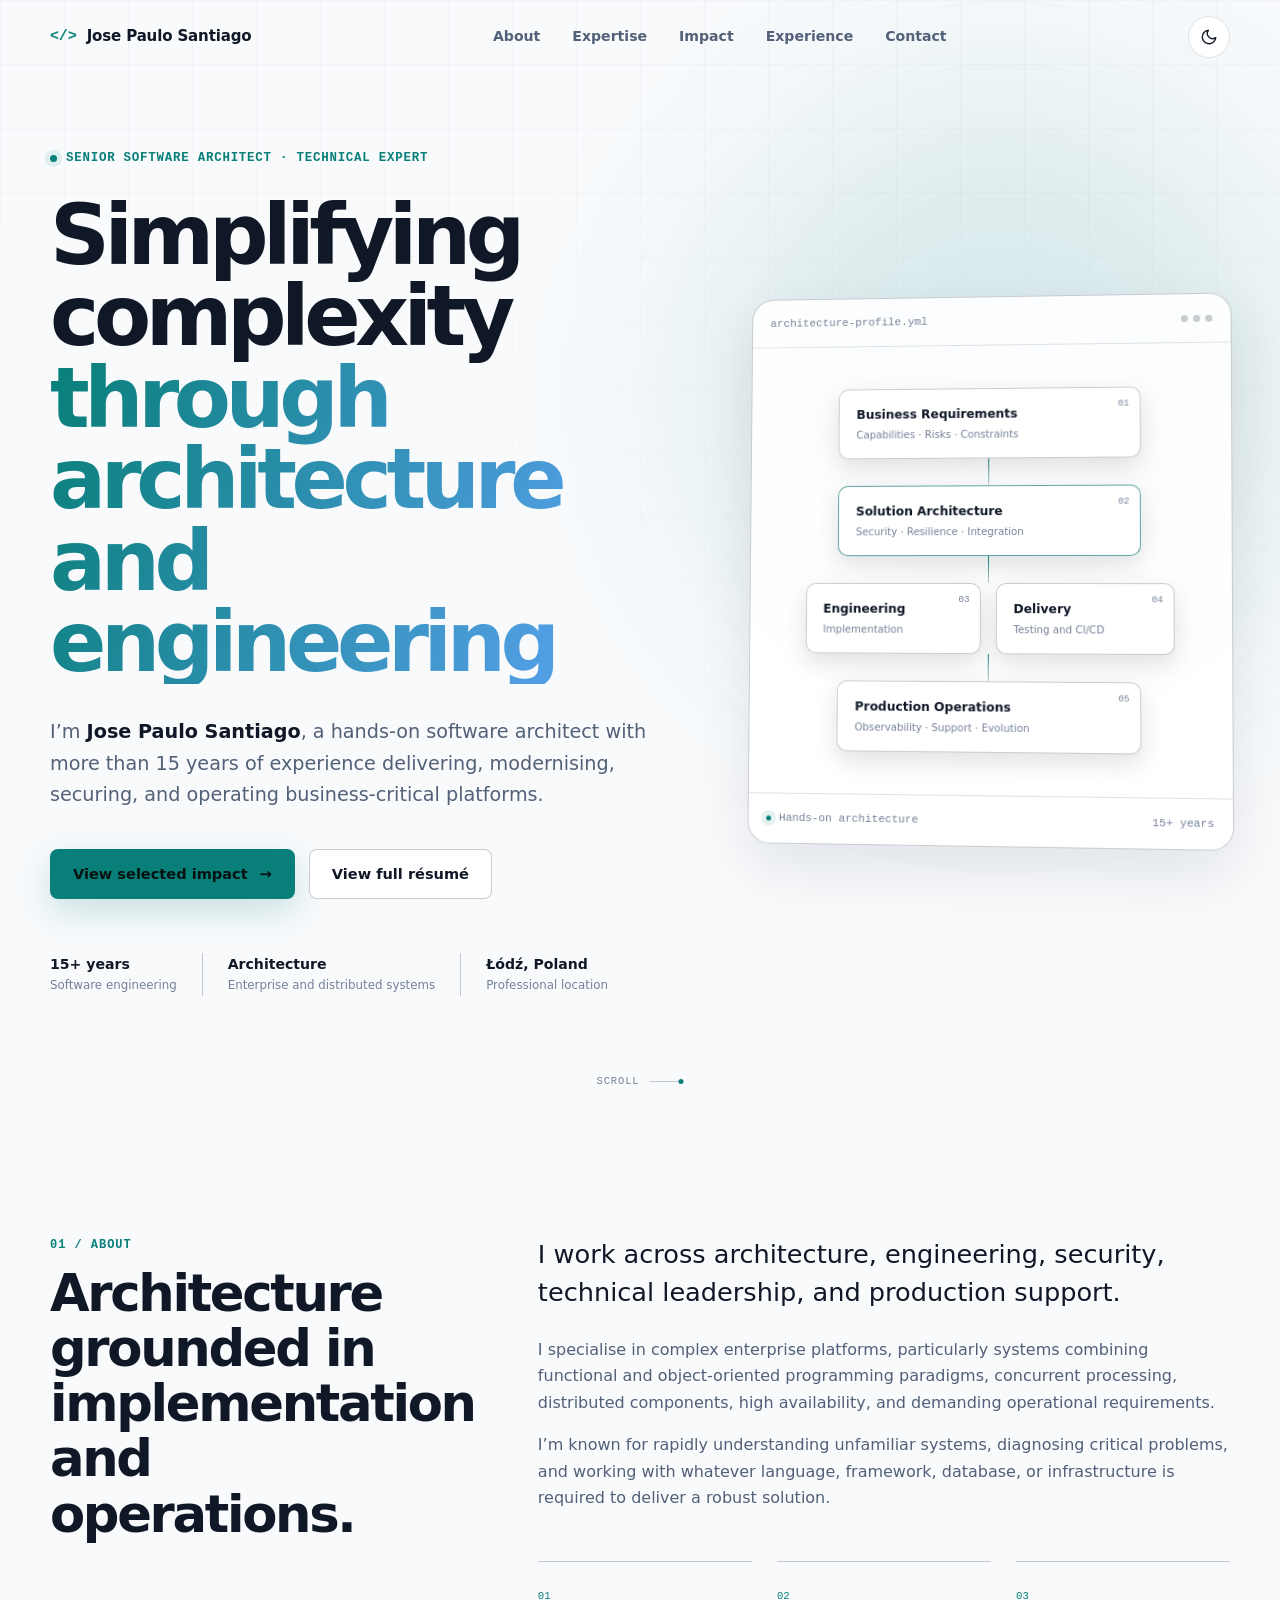
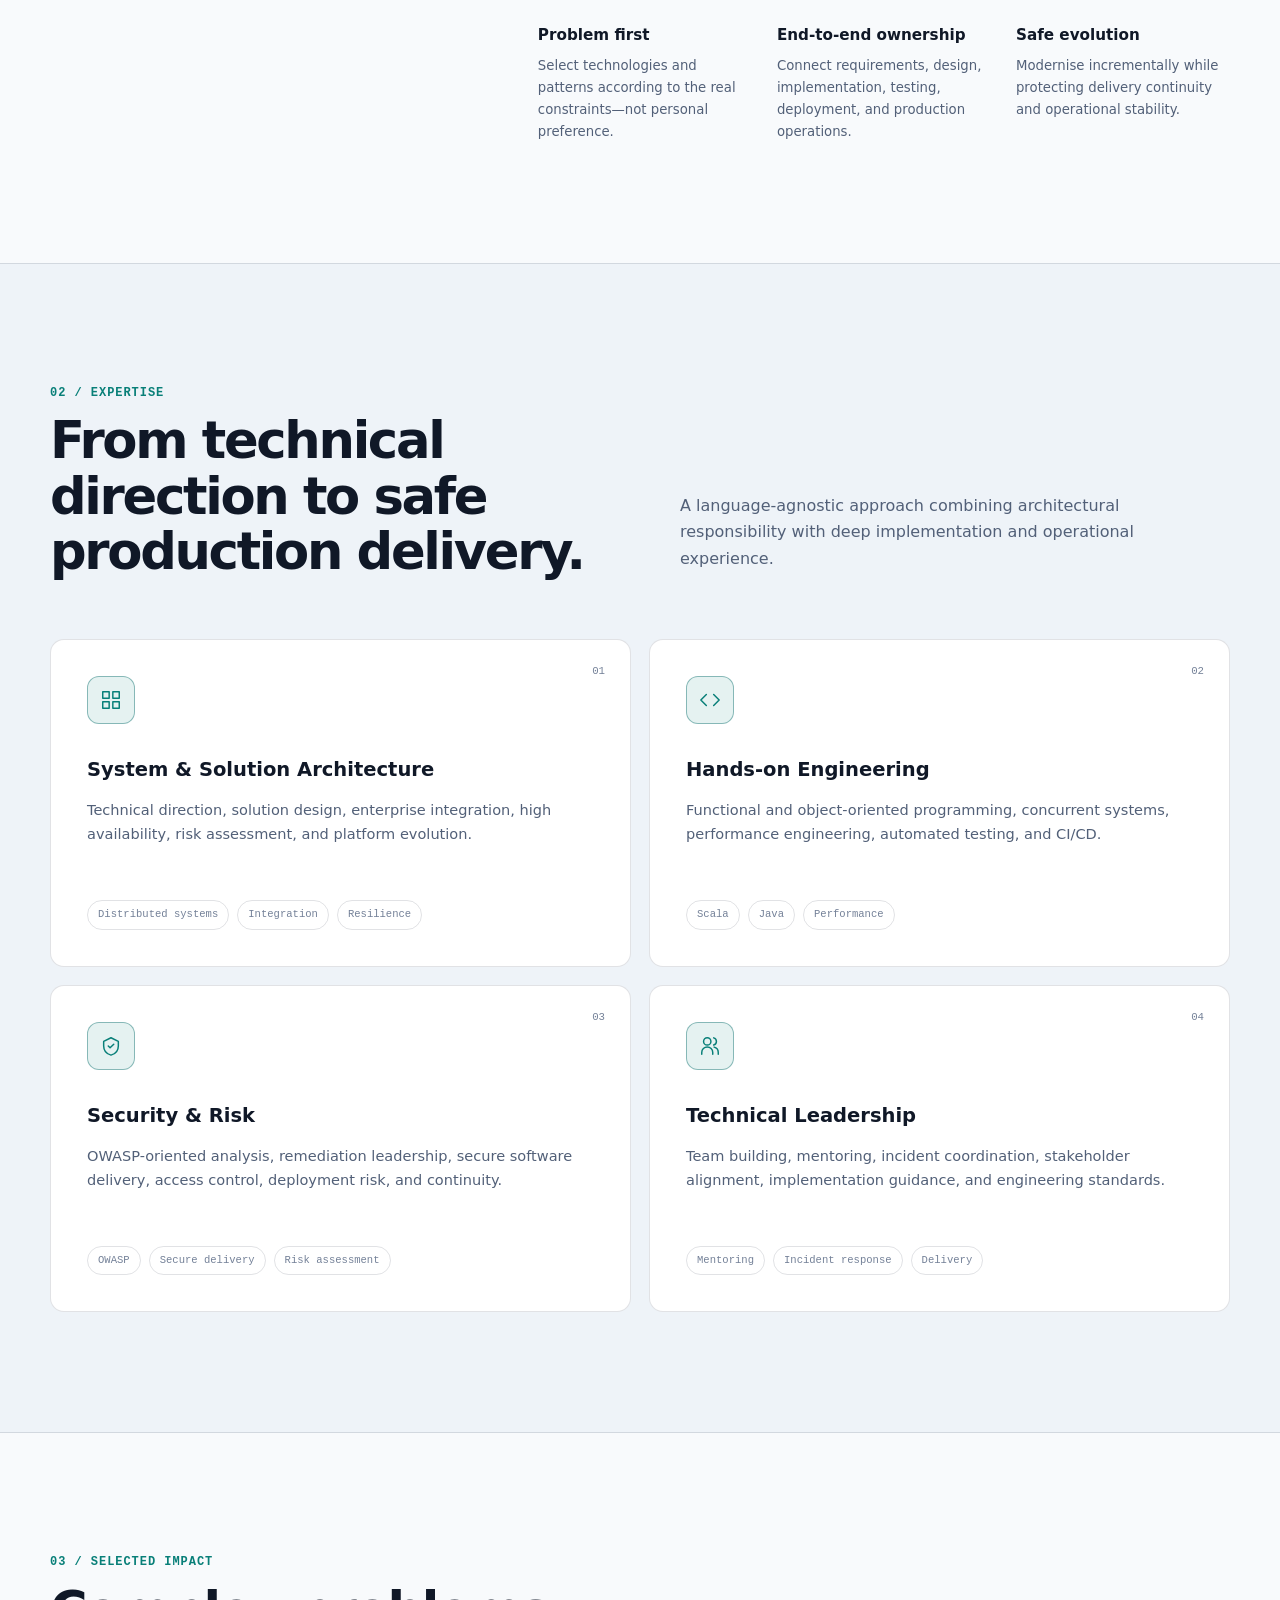
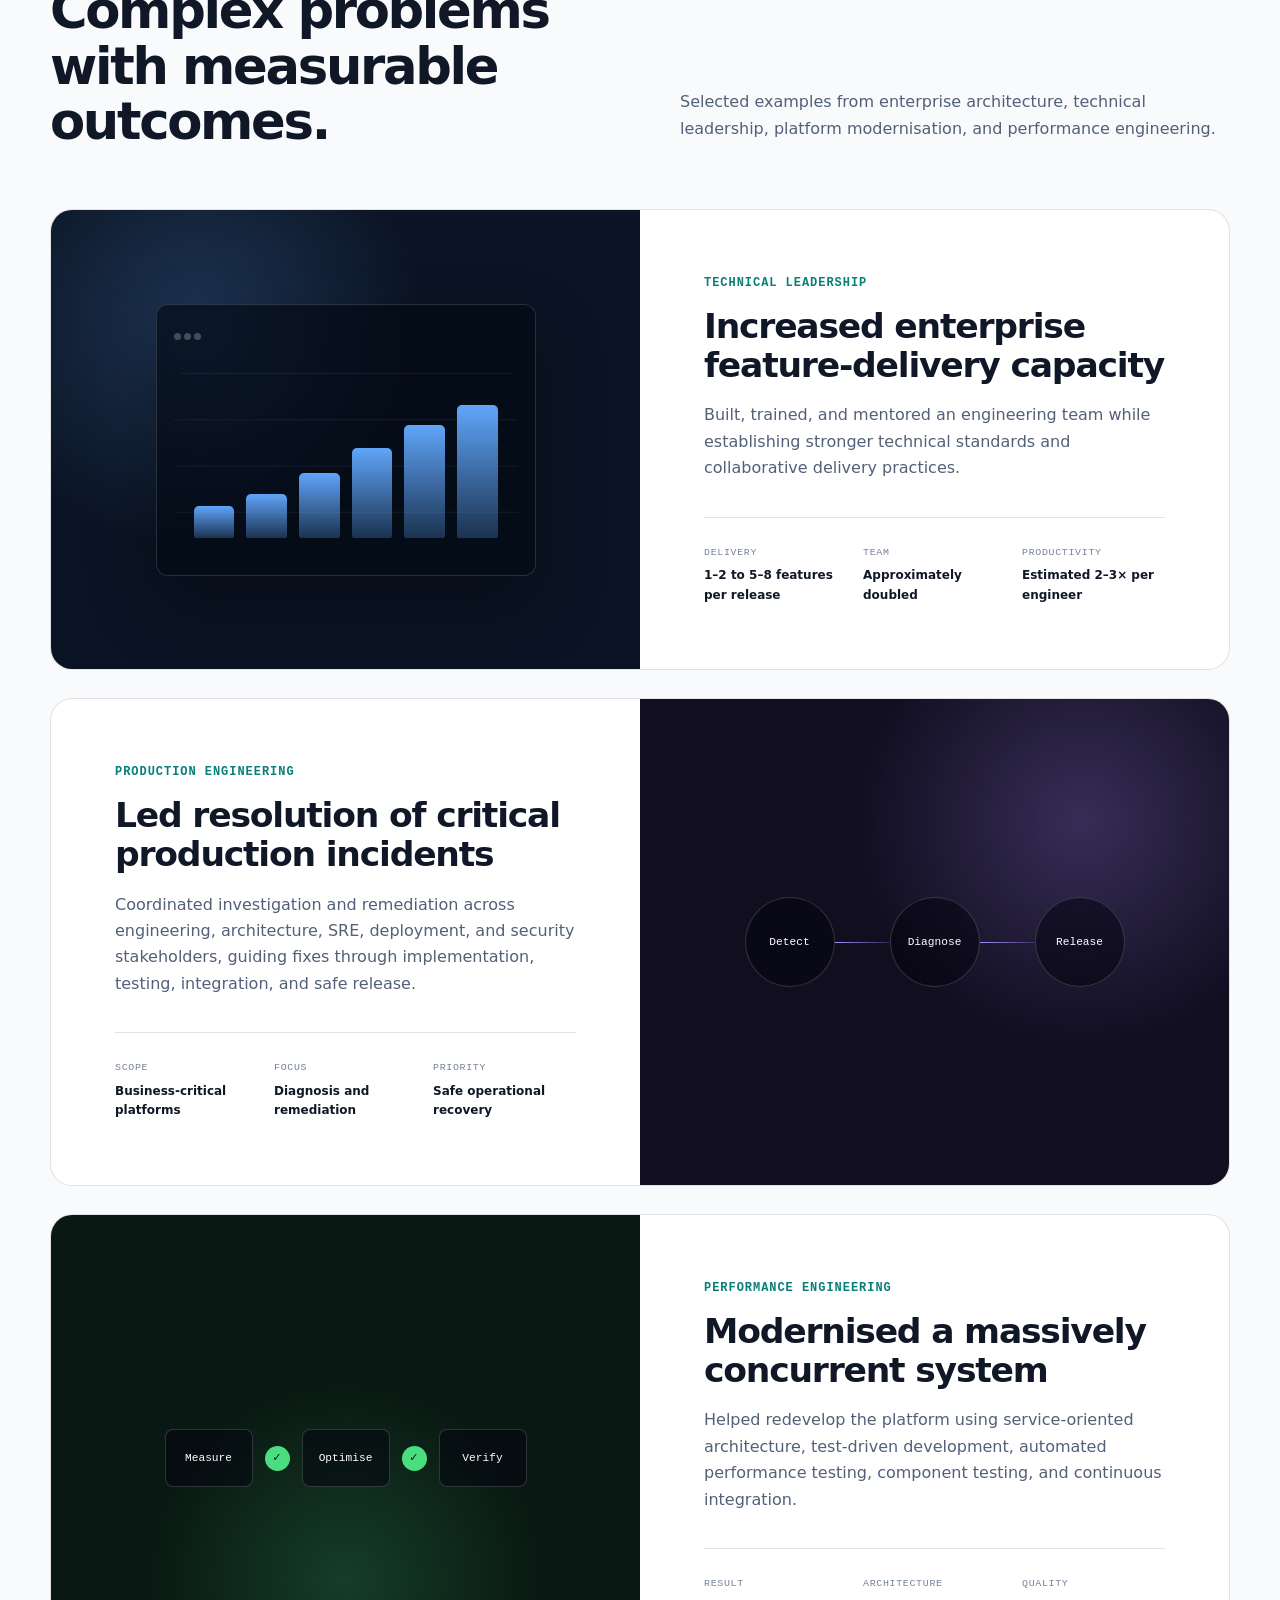
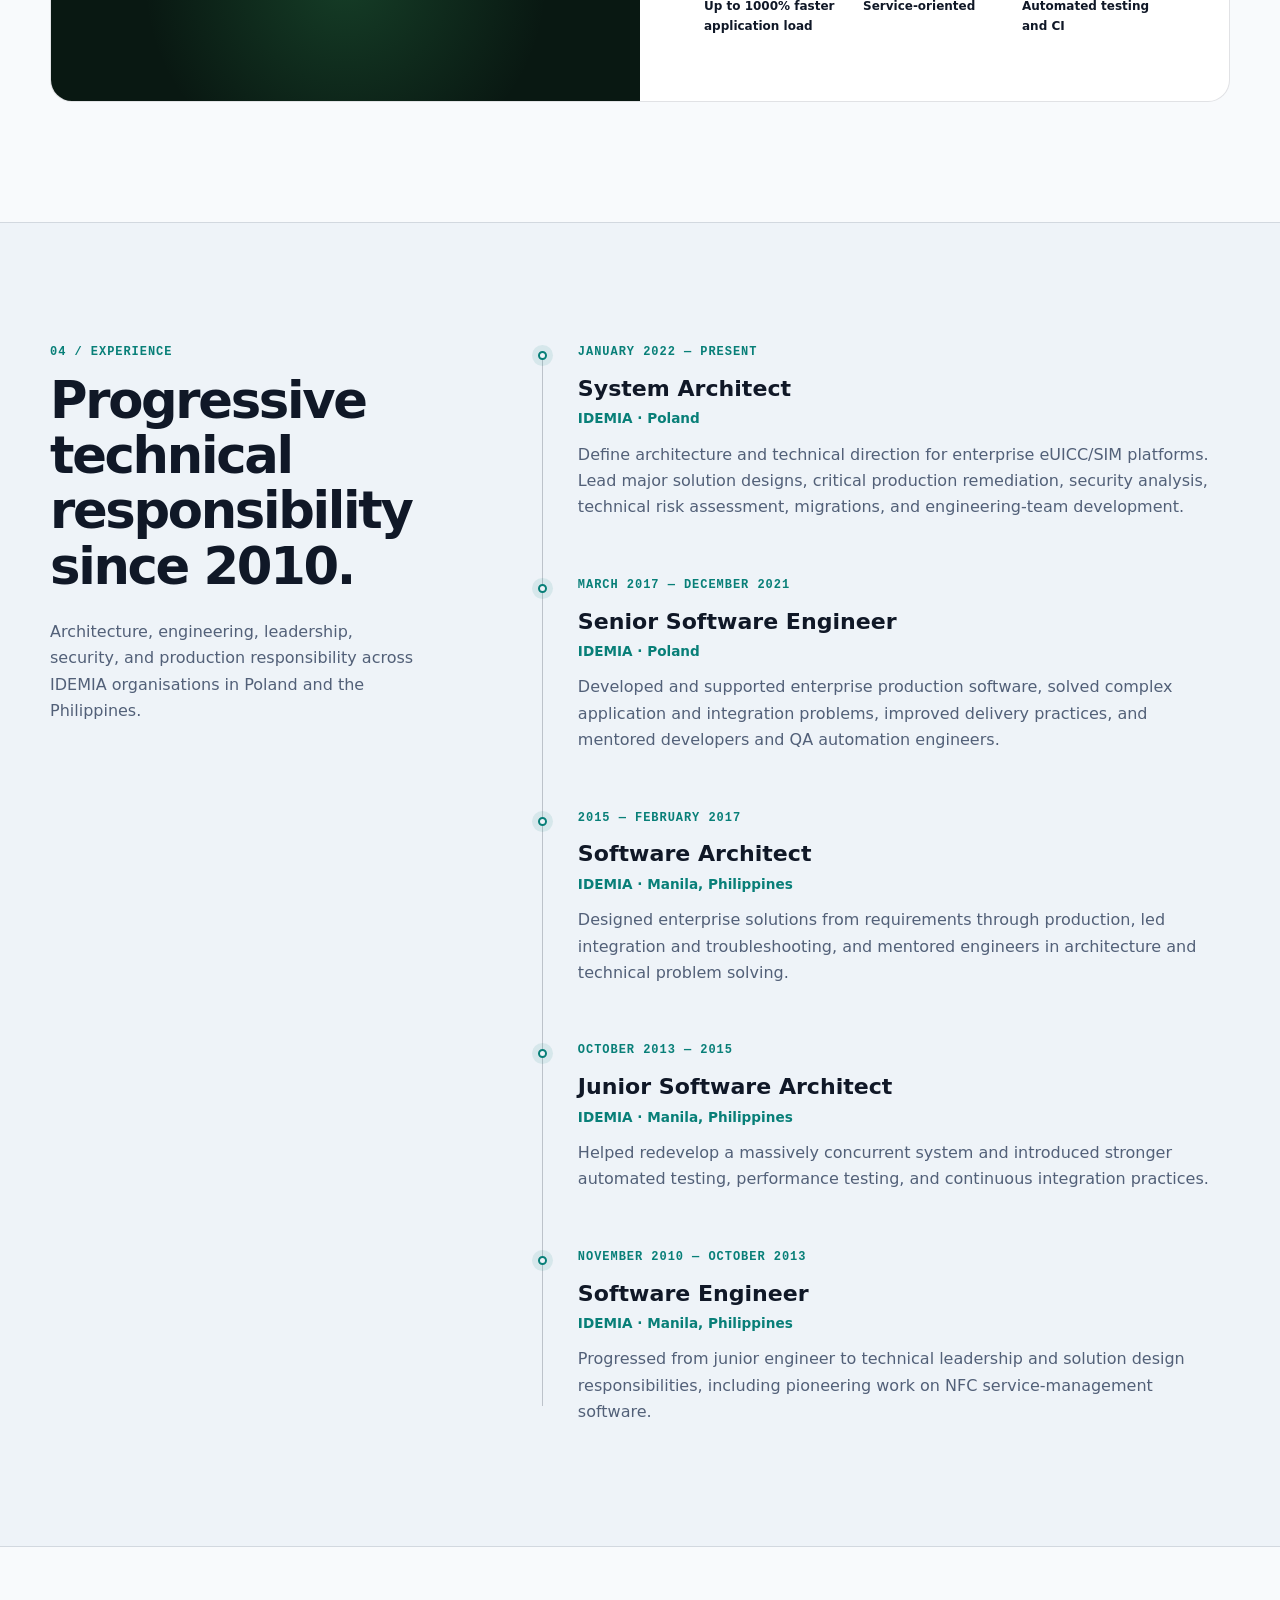
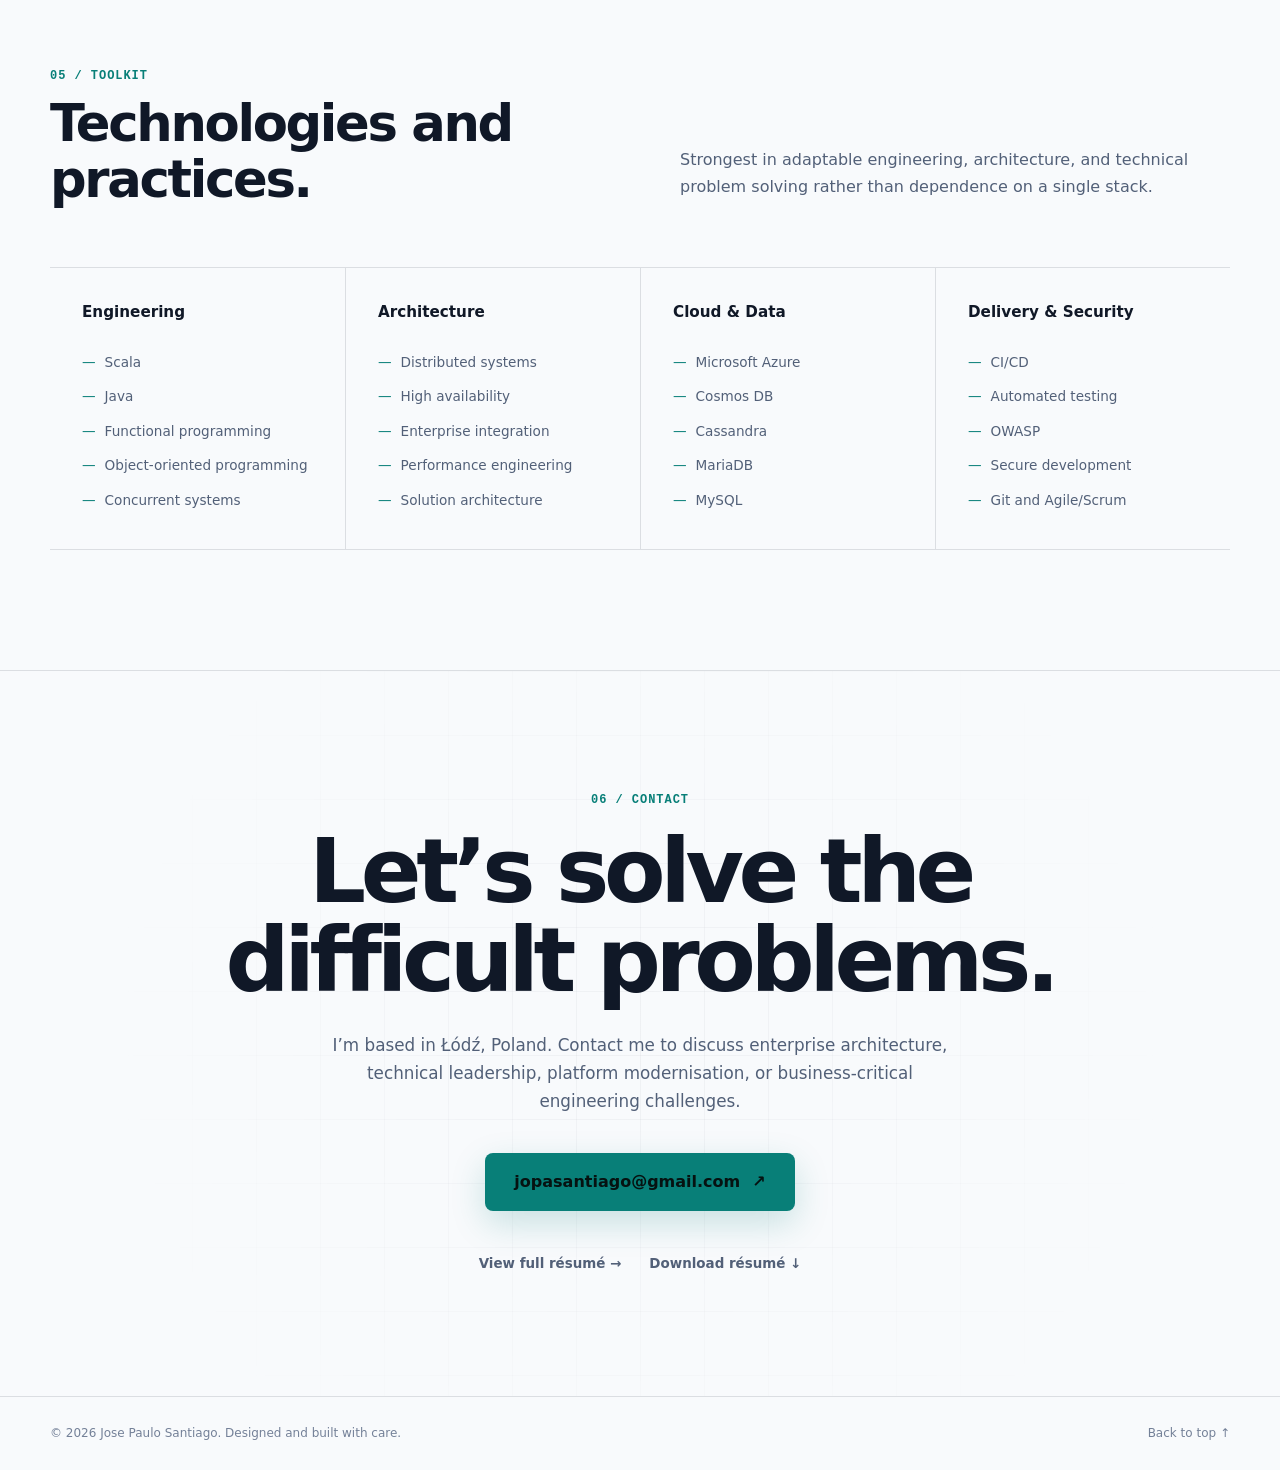
<file: index.html>
<!DOCTYPE html>
<html lang="en">
<head>
  <meta charset="UTF-8">
  <meta name="viewport" content="width=device-width, initial-scale=1">

  <title>Jose Paulo Santiago | Senior Software Architect</title>
  <meta
    name="description"
    content="Jose Paulo Santiago is a senior software architect and technical expert with 15+ years of experience delivering and modernising complex enterprise platforms."
  >
  <meta name="author" content="Jose Paulo Santiago">
  <meta name="theme-color" content="#0b1120">

  <!-- Replace this after choosing your GitHub username or custom domain. -->
  <!-- <link rel="canonical" href="https://YOUR-GITHUB-USERNAME.github.io/"> -->

  <meta property="og:type" content="website">
  <meta property="og:title" content="Jose Paulo Santiago | Senior Software Architect">
  <meta
    property="og:description"
    content="Hands-on architecture, enterprise systems, technical leadership, security ownership, and production engineering."
  >
  <!-- <meta property="og:url" content="https://YOUR-GITHUB-USERNAME.github.io/"> -->

  <link rel="icon" href="assets/favicon.svg" type="image/svg+xml">
  <link rel="stylesheet" href="css/styles.css">
  <script src="js/main.js" defer></script>
</head>

<body>
  <a class="skip-link" href="#main-content">Skip to main content</a>

  <header class="site-header" data-header>
    <div class="container header-inner">
      <a class="brand" href="#home" aria-label="Go to home">
        <span class="brand-mark" aria-hidden="true">&lt;/&gt;</span>
        <span>Jose Paulo Santiago</span>
      </a>

      <nav class="desktop-nav" aria-label="Primary navigation">
        <a href="#about">About</a>
        <a href="#expertise">Expertise</a>
        <a href="#impact">Impact</a>
        <a href="#experience">Experience</a>
        <a href="#contact">Contact</a>
      </nav>

      <div class="header-actions">
        <button
          class="icon-button theme-toggle"
          type="button"
          aria-label="Switch color theme"
          title="Switch color theme"
          data-theme-toggle
        >
          <svg class="sun-icon" viewBox="0 0 24 24" aria-hidden="true">
            <circle cx="12" cy="12" r="4"></circle>
            <path d="M12 2v2M12 20v2M4.93 4.93l1.42 1.42M17.66 17.66l1.41 1.41M2 12h2M20 12h2M4.93 19.07l1.42-1.42M17.66 6.34l1.41-1.41"></path>
          </svg>

          <svg class="moon-icon" viewBox="0 0 24 24" aria-hidden="true">
            <path d="M21 12.79A9 9 0 1 1 11.21 3 7 7 0 0 0 21 12.79Z"></path>
          </svg>
        </button>

        <button
          class="icon-button menu-toggle"
          type="button"
          aria-label="Open navigation menu"
          aria-expanded="false"
          aria-controls="mobile-navigation"
          data-menu-toggle
        >
          <span></span>
          <span></span>
          <span></span>
        </button>
      </div>
    </div>

    <nav
      class="mobile-nav"
      id="mobile-navigation"
      aria-label="Mobile navigation"
      data-mobile-nav
    >
      <a href="#about">About</a>
      <a href="#expertise">Expertise</a>
      <a href="#impact">Impact</a>
      <a href="#experience">Experience</a>
      <a href="#contact">Contact</a>
    </nav>
  </header>

  <main id="main-content">
    <section class="hero section" id="home">
      <div class="hero-grid" aria-hidden="true"></div>

      <div class="container hero-content">
        <div class="hero-copy">
          <p class="eyebrow">
            <span class="status-dot"></span>
            Senior Software Architect · Technical Expert
          </p>

          <h1>Simplifying complexity
            <span class="gradient-text">through architecture and engineering</span>
          </h1>

          <p class="hero-description">
            I’m <strong>Jose Paulo Santiago</strong>, a hands-on software
            architect with more than 15 years of experience delivering,
            modernising, securing, and operating business-critical platforms.
          </p>

          <div class="hero-actions">
            <a class="button button-primary" href="#impact">
              View selected impact
              <span aria-hidden="true">→</span>
            </a>

            <a class="button button-secondary" href="resume.html">
              View full résumé
            </a>
          </div>

          <ul class="hero-facts" aria-label="Professional highlights">
            <li>
              <strong>15+ years</strong>
              <span>Software engineering</span>
            </li>
            <li>
              <strong>Architecture</strong>
              <span>Enterprise and distributed systems</span>
            </li>
            <li>
              <strong>Łódź, Poland</strong>
              <span>Professional location</span>
            </li>
          </ul>
        </div>

        <div
          class="architecture-card"
          aria-label="Areas of architectural responsibility"
        >
          <div class="architecture-card-header">
            <span>architecture-profile.yml</span>
            <span class="window-controls" aria-hidden="true">
              <i></i><i></i><i></i>
            </span>
          </div>

          <div class="architecture-diagram">
            <div class="diagram-node node-client">
              <span>01</span>
              <strong>Business Requirements</strong>
              <small>Capabilities · Risks · Constraints</small>
            </div>

            <div class="diagram-connector"></div>

            <div class="diagram-node node-gateway">
              <span>02</span>
              <strong>Solution Architecture</strong>
              <small>Security · Resilience · Integration</small>
            </div>

            <div class="diagram-connector"></div>

            <div class="service-row">
              <div class="diagram-node service-node">
                <span>03</span>
                <strong>Engineering</strong>
                <small>Implementation</small>
              </div>

              <div class="diagram-node service-node">
                <span>04</span>
                <strong>Delivery</strong>
                <small>Testing and CI/CD</small>
              </div>
            </div>

            <div class="diagram-connector"></div>

            <div class="diagram-node node-data">
              <span>05</span>
              <strong>Production Operations</strong>
              <small>Observability · Support · Evolution</small>
            </div>
          </div>

          <div class="architecture-footer">
            <span><i class="online-dot"></i> Hands-on architecture</span>
            <span>15+ years</span>
          </div>
        </div>
      </div>

      <a class="scroll-indicator" href="#about" aria-label="Scroll to About">
        <span>Scroll</span>
        <i aria-hidden="true"></i>
      </a>
    </section>

    <section class="section" id="about">
      <div class="container two-column">
        <div class="section-heading">
          <p class="section-number">01 / About</p>
          <h2>Architecture grounded in implementation and operations.</h2>
        </div>

        <div class="prose">
          <p class="lead">
            I work across architecture, engineering, security, technical
            leadership, and production support.
          </p>

          <p>
            I specialise in complex enterprise platforms, particularly systems
            combining functional and object-oriented programming paradigms,
            concurrent processing, distributed components, high availability,
            and demanding operational requirements.
          </p>

          <p>
            I’m known for rapidly understanding unfamiliar systems, diagnosing
            critical problems, and working with whatever language, framework,
            database, or infrastructure is required to deliver a robust
            solution.
          </p>

          <div class="principles">
            <article>
              <span>01</span>
              <h3>Problem first</h3>
              <p>
                Select technologies and patterns according to the real
                constraints—not personal preference.
              </p>
            </article>

            <article>
              <span>02</span>
              <h3>End-to-end ownership</h3>
              <p>
                Connect requirements, design, implementation, testing,
                deployment, and production operations.
              </p>
            </article>

            <article>
              <span>03</span>
              <h3>Safe evolution</h3>
              <p>
                Modernise incrementally while protecting delivery continuity
                and operational stability.
              </p>
            </article>
          </div>
        </div>
      </div>
    </section>

    <section class="section section-muted" id="expertise">
      <div class="container">
        <div class="section-heading section-heading-horizontal">
          <div>
            <p class="section-number">02 / Expertise</p>
            <h2>From technical direction to safe production delivery.</h2>
          </div>

          <p>
            A language-agnostic approach combining architectural responsibility
            with deep implementation and operational experience.
          </p>
        </div>

        <div class="expertise-grid">
          <article class="expertise-card">
            <span class="card-number">01</span>
            <div class="card-icon" aria-hidden="true">
              <svg viewBox="0 0 24 24">
                <rect x="3" y="3" width="7" height="7"></rect>
                <rect x="14" y="3" width="7" height="7"></rect>
                <rect x="3" y="14" width="7" height="7"></rect>
                <rect x="14" y="14" width="7" height="7"></rect>
              </svg>
            </div>

            <h3>System &amp; Solution Architecture</h3>
            <p>
              Technical direction, solution design, enterprise integration,
              high availability, risk assessment, and platform evolution.
            </p>

            <ul class="tag-list">
              <li>Distributed systems</li>
              <li>Integration</li>
              <li>Resilience</li>
            </ul>
          </article>

          <article class="expertise-card">
            <span class="card-number">02</span>
            <div class="card-icon" aria-hidden="true">
              <svg viewBox="0 0 24 24">
                <polyline points="16 18 22 12 16 6"></polyline>
                <polyline points="8 6 2 12 8 18"></polyline>
              </svg>
            </div>

            <h3>Hands-on Engineering</h3>
            <p>
              Functional and object-oriented programming, concurrent systems,
              performance engineering, automated testing, and CI/CD.
            </p>

            <ul class="tag-list">
              <li>Scala</li>
              <li>Java</li>
              <li>Performance</li>
            </ul>
          </article>

          <article class="expertise-card">
            <span class="card-number">03</span>
            <div class="card-icon" aria-hidden="true">
              <svg viewBox="0 0 24 24">
                <path d="M12 3 4 7v5c0 5 3.4 8.7 8 10 4.6-1.3 8-5 8-10V7l-8-4Z"></path>
                <path d="m9 12 2 2 4-4"></path>
              </svg>
            </div>

            <h3>Security &amp; Risk</h3>
            <p>
              OWASP-oriented analysis, remediation leadership, secure software
              delivery, access control, deployment risk, and continuity.
            </p>

            <ul class="tag-list">
              <li>OWASP</li>
              <li>Secure delivery</li>
              <li>Risk assessment</li>
            </ul>
          </article>

          <article class="expertise-card">
            <span class="card-number">04</span>
            <div class="card-icon" aria-hidden="true">
              <svg viewBox="0 0 24 24">
                <circle cx="9" cy="7" r="4"></circle>
                <path d="M3 21v-2a6 6 0 0 1 12 0v2"></path>
                <path d="M16 3.13a4 4 0 0 1 0 7.75"></path>
                <path d="M21 21v-2a6 6 0 0 0-4.5-5.8"></path>
              </svg>
            </div>

            <h3>Technical Leadership</h3>
            <p>
              Team building, mentoring, incident coordination, stakeholder
              alignment, implementation guidance, and engineering standards.
            </p>

            <ul class="tag-list">
              <li>Mentoring</li>
              <li>Incident response</li>
              <li>Delivery</li>
            </ul>
          </article>
        </div>
      </div>
    </section>

    <section class="section" id="impact">
      <div class="container">
        <div class="section-heading section-heading-horizontal">
          <div>
            <p class="section-number">03 / Selected impact</p>
            <h2>Complex problems with measurable outcomes.</h2>
          </div>

          <p>
            Selected examples from enterprise architecture, technical
            leadership, platform modernisation, and performance engineering.
          </p>
        </div>

        <div class="project-list">
          <article class="project-card">
            <div class="project-visual visual-blue" aria-hidden="true">
              <div class="visual-window">
                <span></span><span></span><span></span>

                <div class="visual-chart">
                  <i style="--height: 22%"></i>
                  <i style="--height: 30%"></i>
                  <i style="--height: 45%"></i>
                  <i style="--height: 62%"></i>
                  <i style="--height: 78%"></i>
                  <i style="--height: 92%"></i>
                </div>
              </div>
            </div>

            <div class="project-content">
              <p class="project-type">Technical leadership</p>
              <h3>Increased enterprise feature-delivery capacity</h3>
              <p>
                Built, trained, and mentored an engineering team while
                establishing stronger technical standards and collaborative
                delivery practices.
              </p>

              <dl class="project-results">
                <div>
                  <dt>Delivery</dt>
                  <dd>1–2 to 5–8 features per release</dd>
                </div>
                <div>
                  <dt>Team</dt>
                  <dd>Approximately doubled</dd>
                </div>
                <div>
                  <dt>Productivity</dt>
                  <dd>Estimated 2–3× per engineer</dd>
                </div>
              </dl>
            </div>
          </article>

          <article class="project-card project-card-reverse">
            <div class="project-visual visual-purple" aria-hidden="true">
              <div class="event-flow">
                <span>Detect</span>
                <i></i>
                <span>Diagnose</span>
                <i></i>
                <span>Release</span>
              </div>
            </div>

            <div class="project-content">
              <p class="project-type">Production engineering</p>
              <h3>Led resolution of critical production incidents</h3>
              <p>
                Coordinated investigation and remediation across engineering,
                architecture, SRE, deployment, and security stakeholders,
                guiding fixes through implementation, testing, integration,
                and safe release.
              </p>

              <dl class="project-results">
                <div>
                  <dt>Scope</dt>
                  <dd>Business-critical platforms</dd>
                </div>
                <div>
                  <dt>Focus</dt>
                  <dd>Diagnosis and remediation</dd>
                </div>
                <div>
                  <dt>Priority</dt>
                  <dd>Safe operational recovery</dd>
                </div>
              </dl>
            </div>
          </article>

          <article class="project-card">
            <div class="project-visual visual-green" aria-hidden="true">
              <div class="pipeline">
                <span>Measure</span>
                <i>✓</i>
                <span>Optimise</span>
                <i>✓</i>
                <span>Verify</span>
              </div>
            </div>

            <div class="project-content">
              <p class="project-type">Performance engineering</p>
              <h3>Modernised a massively concurrent system</h3>
              <p>
                Helped redevelop the platform using service-oriented
                architecture, test-driven development, automated performance
                testing, component testing, and continuous integration.
              </p>

              <dl class="project-results">
                <div>
                  <dt>Result</dt>
                  <dd>Up to 1000% faster application load</dd>
                </div>
                <div>
                  <dt>Architecture</dt>
                  <dd>Service-oriented</dd>
                </div>
                <div>
                  <dt>Quality</dt>
                  <dd>Automated testing and CI</dd>
                </div>
              </dl>
            </div>
          </article>
        </div>
      </div>
    </section>

    <section class="section section-muted" id="experience">
      <div class="container two-column">
        <div class="section-heading">
          <p class="section-number">04 / Experience</p>
          <h2>Progressive technical responsibility since 2010.</h2>

          <p>
            Architecture, engineering, leadership, security, and production
            responsibility across IDEMIA organisations in Poland and the
            Philippines.
          </p>
        </div>

        <div class="timeline">
          <article class="timeline-item">
            <div class="timeline-marker" aria-hidden="true"></div>
            <p class="timeline-date">January 2022 — Present</p>
            <h3>System Architect</h3>
            <p class="timeline-company">IDEMIA · Poland</p>
            <p>
              Define architecture and technical direction for enterprise
              eUICC/SIM platforms. Lead major solution designs, critical
              production remediation, security analysis, technical risk
              assessment, migrations, and engineering-team development.
            </p>
          </article>

          <article class="timeline-item">
            <div class="timeline-marker" aria-hidden="true"></div>
            <p class="timeline-date">March 2017 — December 2021</p>
            <h3>Senior Software Engineer</h3>
            <p class="timeline-company">IDEMIA · Poland</p>
            <p>
              Developed and supported enterprise production software, solved
              complex application and integration problems, improved delivery
              practices, and mentored developers and QA automation engineers.
            </p>
          </article>

          <article class="timeline-item">
            <div class="timeline-marker" aria-hidden="true"></div>
            <p class="timeline-date">2015 — February 2017</p>
            <h3>Software Architect</h3>
            <p class="timeline-company">IDEMIA · Manila, Philippines</p>
            <p>
              Designed enterprise solutions from requirements through
              production, led integration and troubleshooting, and mentored
              engineers in architecture and technical problem solving.
            </p>
          </article>

          <article class="timeline-item">
            <div class="timeline-marker" aria-hidden="true"></div>
            <p class="timeline-date">October 2013 — 2015</p>
            <h3>Junior Software Architect</h3>
            <p class="timeline-company">IDEMIA · Manila, Philippines</p>
            <p>
              Helped redevelop a massively concurrent system and introduced
              stronger automated testing, performance testing, and continuous
              integration practices.
            </p>
          </article>

          <article class="timeline-item">
            <div class="timeline-marker" aria-hidden="true"></div>
            <p class="timeline-date">November 2010 — October 2013</p>
            <h3>Software Engineer</h3>
            <p class="timeline-company">IDEMIA · Manila, Philippines</p>
            <p>
              Progressed from junior engineer to technical leadership and
              solution design responsibilities, including pioneering work on
              NFC service-management software.
            </p>
          </article>
        </div>
      </div>
    </section>

    <section class="section" id="toolkit">
      <div class="container">
        <div class="section-heading section-heading-horizontal">
          <div>
            <p class="section-number">05 / Toolkit</p>
            <h2>Technologies and practices.</h2>
          </div>

          <p>
            Strongest in adaptable engineering, architecture, and technical
            problem solving rather than dependence on a single stack.
          </p>
        </div>

        <div class="toolkit-grid">
          <article>
            <h3>Engineering</h3>
            <ul>
              <li>Scala</li>
              <li>Java</li>
              <li>Functional programming</li>
              <li>Object-oriented programming</li>
              <li>Concurrent systems</li>
            </ul>
          </article>

          <article>
            <h3>Architecture</h3>
            <ul>
              <li>Distributed systems</li>
              <li>High availability</li>
              <li>Enterprise integration</li>
              <li>Performance engineering</li>
              <li>Solution architecture</li>
            </ul>
          </article>

          <article>
            <h3>Cloud &amp; Data</h3>
            <ul>
              <li>Microsoft Azure</li>
              <li>Cosmos DB</li>
              <li>Cassandra</li>
              <li>MariaDB</li>
              <li>MySQL</li>
            </ul>
          </article>

          <article>
            <h3>Delivery &amp; Security</h3>
            <ul>
              <li>CI/CD</li>
              <li>Automated testing</li>
              <li>OWASP</li>
              <li>Secure development</li>
              <li>Git and Agile/Scrum</li>
            </ul>
          </article>
        </div>
      </div>
    </section>

    <section class="section contact-section" id="contact">
      <div class="contact-grid" aria-hidden="true"></div>

      <div class="container contact-content">
        <p class="section-number">06 / Contact</p>
        <h2>Let’s solve the difficult problems.</h2>

        <p>
          I’m based in Łódź, Poland. Contact me to discuss enterprise
          architecture, technical leadership, platform modernisation, or
          business-critical engineering challenges.
        </p>

        <a
          class="button button-primary button-large"
          href="mailto:jopasantiago@gmail.com"
        >
          jopasantiago@gmail.com
          <span aria-hidden="true">↗</span>
        </a>

        <div class="social-links" aria-label="Résumé links">
          <a href="resume.html">
            View full résumé <span aria-hidden="true">→</span>
          </a>

          <a href="resume.html" download="Jose-Paulo-Santiago-Resume.html">
            Download résumé <span aria-hidden="true">↓</span>
          </a>

          <!-- Replace with your GitHub URL.
          <a
            href="https://github.com/YOUR-GITHUB-USERNAME"
            target="_blank"
            rel="noopener noreferrer"
          >
            GitHub <span aria-hidden="true">↗</span>
          </a>
          -->

          <!-- Add LinkedIn when available.
          <a
            href="https://www.linkedin.com/in/YOUR-LINKEDIN-USERNAME/"
            target="_blank"
            rel="noopener noreferrer"
          >
            LinkedIn <span aria-hidden="true">↗</span>
          </a>
          -->
        </div>
      </div>
    </section>
  </main>

  <footer class="site-footer">
    <div class="container footer-inner">
      <p>
        © <span data-current-year></span> Jose Paulo Santiago.
        Designed and built with care.
      </p>

      <a href="#home">Back to top <span aria-hidden="true">↑</span></a>
    </div>
  </footer>
</body>
</html>
</file>
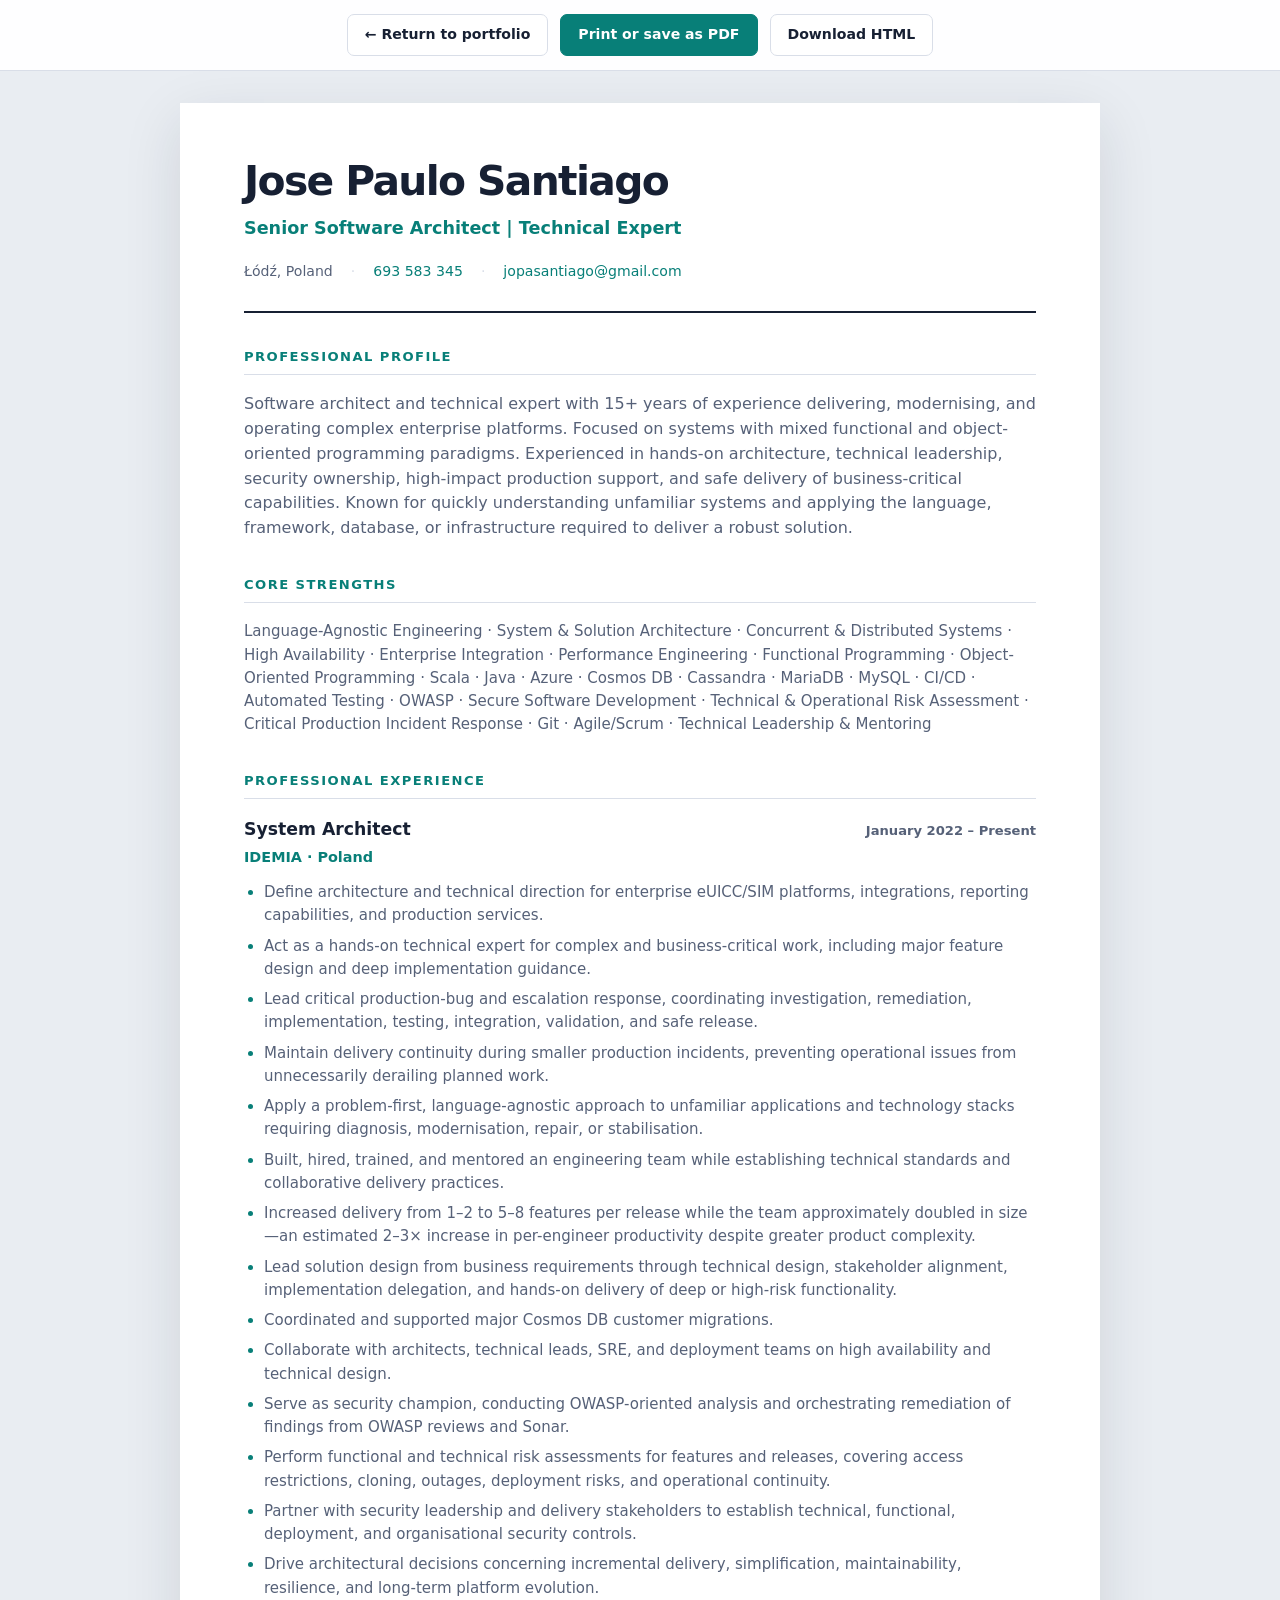
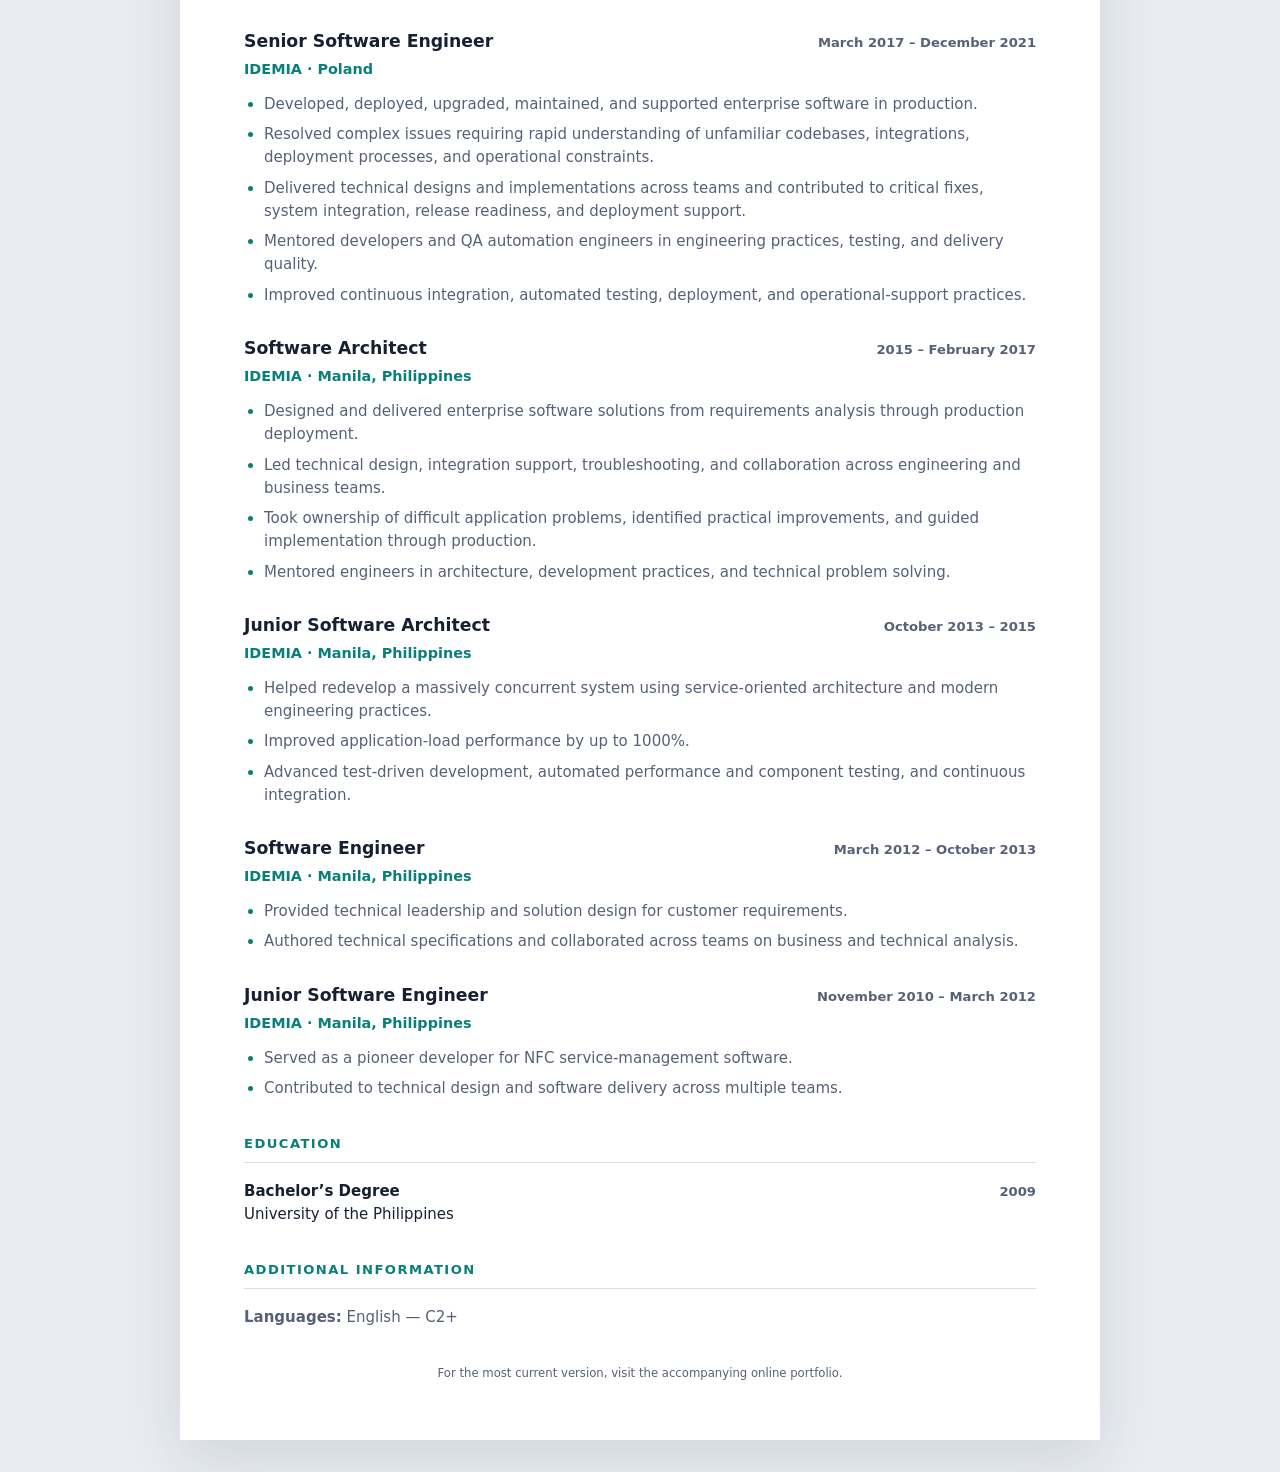
<file: resume.html>
<!DOCTYPE html>
<html lang="en">
<head>
  <meta charset="UTF-8">
  <meta name="viewport" content="width=device-width, initial-scale=1">

  <title>Jose Paulo Santiago | Résumé</title>
  <meta
    name="description"
    content="Professional résumé of Jose Paulo Santiago, Senior Software Architect and Technical Expert."
  >
  <meta name="robots" content="index, follow">

  <style>
    :root {
      --ink: #172033;
      --muted: #566178;
      --accent: #087f78;
      --border: #d9dee8;
      --surface: #f4f7fa;
      --paper: #ffffff;
      --page: #e9edf2;
    }

    * {
      box-sizing: border-box;
    }

    html {
      scroll-behavior: smooth;
    }

    body {
      margin: 0;
      background: var(--page);
      color: var(--ink);
      font-family:
        Inter, ui-sans-serif, system-ui, -apple-system, BlinkMacSystemFont,
        "Segoe UI", sans-serif;
      font-size: 15px;
      line-height: 1.55;
    }

    a {
      color: var(--accent);
      text-decoration: none;
    }

    a:hover {
      text-decoration: underline;
    }

    .toolbar {
      position: sticky;
      top: 0;
      z-index: 10;
      display: flex;
      padding: 14px 24px;
      align-items: center;
      justify-content: center;
      gap: 12px;
      border-bottom: 1px solid var(--border);
      background: rgba(255, 255, 255, 0.94);
      backdrop-filter: blur(12px);
    }

    .button {
      display: inline-flex;
      min-height: 42px;
      padding: 0 17px;
      align-items: center;
      justify-content: center;
      border: 1px solid var(--border);
      border-radius: 7px;
      background: var(--paper);
      color: var(--ink);
      font: inherit;
      font-size: 0.88rem;
      font-weight: 700;
      cursor: pointer;
    }

    .button-primary {
      border-color: var(--accent);
      background: var(--accent);
      color: #ffffff;
    }

    .resume {
      width: min(calc(100% - 32px), 920px);
      margin: 32px auto;
      padding: 58px 64px;
      background: var(--paper);
      box-shadow: 0 18px 55px rgba(23, 32, 51, 0.12);
    }

    .resume-header {
      padding-bottom: 28px;
      border-bottom: 2px solid var(--ink);
    }

    .resume-header h1 {
      margin: 0;
      font-size: 2.55rem;
      letter-spacing: -0.04em;
      line-height: 1;
    }

    .professional-title {
      margin: 13px 0 0;
      color: var(--accent);
      font-size: 1.1rem;
      font-weight: 750;
    }

    .contact-list {
      display: flex;
      margin: 19px 0 0;
      padding: 0;
      flex-wrap: wrap;
      gap: 7px 18px;
      color: var(--muted);
      list-style: none;
      font-size: 0.88rem;
    }

    .contact-list li:not(:last-child)::after {
      margin-left: 18px;
      color: var(--border);
      content: "·";
    }

    .resume-section {
      margin-top: 34px;
    }

    .resume-section h2 {
      margin: 0 0 17px;
      padding-bottom: 7px;
      border-bottom: 1px solid var(--border);
      color: var(--accent);
      font-size: 0.82rem;
      letter-spacing: 0.11em;
      text-transform: uppercase;
    }

    .summary {
      margin: 0;
      color: var(--muted);
      font-size: 1rem;
    }

    .strengths {
      margin: 0;
      color: var(--muted);
    }

    .role {
      margin-top: 28px;
      break-inside: avoid;
    }

    .role:first-of-type {
      margin-top: 0;
    }

    .role-heading {
      display: flex;
      align-items: baseline;
      justify-content: space-between;
      gap: 20px;
    }

    .role-heading h3 {
      margin: 0;
      font-size: 1.08rem;
    }

    .role-date {
      flex: 0 0 auto;
      color: var(--muted);
      font-size: 0.82rem;
      font-weight: 650;
    }

    .company {
      margin: 3px 0 0;
      color: var(--accent);
      font-size: 0.9rem;
      font-weight: 700;
    }

    .role ul {
      margin: 13px 0 0;
      padding-left: 20px;
    }

    .role li {
      margin: 7px 0;
      color: var(--muted);
    }

    .role li::marker {
      color: var(--accent);
    }

    .education {
      display: flex;
      align-items: baseline;
      justify-content: space-between;
      gap: 20px;
    }

    .education p {
      margin: 0;
    }

    .education strong {
      display: block;
    }

    .note {
      margin: 35px 0 0;
      color: var(--muted);
      font-size: 0.73rem;
      text-align: center;
    }

    @media (max-width: 700px) {
      .resume {
        width: 100%;
        margin: 0;
        padding: 40px 24px;
        box-shadow: none;
      }

      .resume-header h1 {
        font-size: 2rem;
      }

      .contact-list {
        flex-direction: column;
      }

      .contact-list li::after {
        display: none;
      }

      .role-heading,
      .education {
        align-items: flex-start;
        flex-direction: column;
        gap: 3px;
      }
    }

    @media print {
      @page {
        size: A4;
        margin: 13mm 15mm;
      }

      body {
        background: #ffffff;
        font-size: 9.5pt;
        line-height: 1.38;
      }

      .toolbar {
        display: none;
      }

      .resume {
        width: auto;
        margin: 0;
        padding: 0;
        box-shadow: none;
      }

      .resume-header {
        padding-bottom: 14px;
      }

      .resume-header h1 {
        font-size: 25pt;
      }

      .professional-title {
        margin-top: 7px;
        font-size: 11pt;
      }

      .contact-list {
        margin-top: 10px;
        font-size: 8.5pt;
      }

      .resume-section {
        margin-top: 18px;
      }

      .resume-section h2 {
        margin-bottom: 9px;
        padding-bottom: 4px;
        font-size: 8.5pt;
      }

      .summary {
        font-size: 9.5pt;
      }

      .role {
        margin-top: 14px;
        break-inside: auto;
      }

      .role-heading h3 {
        font-size: 10pt;
      }

      .company {
        font-size: 8.5pt;
      }

      .role ul {
        margin-top: 6px;
      }

      .role li {
        margin: 3px 0;
      }

      .note {
        display: none;
      }

      a {
        color: inherit;
      }
    }
  </style>
</head>

<body>
  <nav class="toolbar" aria-label="Résumé actions">
    <a class="button" href="index.html">← Return to portfolio</a>

    <button
      class="button button-primary"
      type="button"
      onclick="window.print()"
    >
      Print or save as PDF
    </button>

    <a
      class="button"
      href="resume.html"
      download="Jose-Paulo-Santiago-Resume.html"
    >
      Download HTML
    </a>
  </nav>

  <main class="resume">
    <header class="resume-header">
      <h1>Jose Paulo Santiago</h1>

      <p class="professional-title">
        Senior Software Architect | Technical Expert
      </p>

      <ul class="contact-list" aria-label="Contact information">
        <li>Łódź, Poland</li>
        <li><a href="tel:693583345">693 583 345</a></li>
        <li>
          <a href="mailto:jopasantiago@gmail.com">
            jopasantiago@gmail.com
          </a>
        </li>
      </ul>
    </header>

    <section class="resume-section">
      <h2>Professional Profile</h2>

      <p class="summary">
        Software architect and technical expert with 15+ years of experience
        delivering, modernising, and operating complex enterprise platforms.
        Focused on systems with mixed functional and object-oriented programming
        paradigms. Experienced in hands-on architecture, technical leadership,
        security ownership, high-impact production support, and safe delivery of
        business-critical capabilities. Known for quickly understanding
        unfamiliar systems and applying the language, framework, database, or
        infrastructure required to deliver a robust solution.
      </p>
    </section>

    <section class="resume-section">
      <h2>Core Strengths</h2>

      <p class="strengths">
        Language-Agnostic Engineering · System &amp; Solution Architecture ·
        Concurrent &amp; Distributed Systems · High Availability · Enterprise
        Integration · Performance Engineering · Functional Programming ·
        Object-Oriented Programming · Scala · Java · Azure · Cosmos DB ·
        Cassandra · MariaDB · MySQL · CI/CD · Automated Testing · OWASP · Secure
        Software Development · Technical &amp; Operational Risk Assessment ·
        Critical Production Incident Response · Git · Agile/Scrum · Technical
        Leadership &amp; Mentoring
      </p>
    </section>

    <section class="resume-section">
      <h2>Professional Experience</h2>

      <article class="role">
        <div class="role-heading">
          <h3>System Architect</h3>
          <span class="role-date">January 2022 – Present</span>
        </div>

        <p class="company">IDEMIA · Poland</p>

        <ul>
          <li>
            Define architecture and technical direction for enterprise
            eUICC/SIM platforms, integrations, reporting capabilities, and
            production services.
          </li>
          <li>
            Act as a hands-on technical expert for complex and
            business-critical work, including major feature design and deep
            implementation guidance.
          </li>
          <li>
            Lead critical production-bug and escalation response, coordinating
            investigation, remediation, implementation, testing, integration,
            validation, and safe release.
          </li>
          <li>
            Maintain delivery continuity during smaller production incidents,
            preventing operational issues from unnecessarily derailing planned
            work.
          </li>
          <li>
            Apply a problem-first, language-agnostic approach to unfamiliar
            applications and technology stacks requiring diagnosis,
            modernisation, repair, or stabilisation.
          </li>
          <li>
            Built, hired, trained, and mentored an engineering team while
            establishing technical standards and collaborative delivery
            practices.
          </li>
          <li>
            Increased delivery from 1–2 to 5–8 features per release while the
            team approximately doubled in size—an estimated 2–3× increase in
            per-engineer productivity despite greater product complexity.
          </li>
          <li>
            Lead solution design from business requirements through technical
            design, stakeholder alignment, implementation delegation, and
            hands-on delivery of deep or high-risk functionality.
          </li>
          <li>
            Coordinated and supported major Cosmos DB customer migrations.
          </li>
          <li>
            Collaborate with architects, technical leads, SRE, and deployment
            teams on high availability and technical design.
          </li>
          <li>
            Serve as security champion, conducting OWASP-oriented analysis and
            orchestrating remediation of findings from OWASP reviews and Sonar.
          </li>
          <li>
            Perform functional and technical risk assessments for features and
            releases, covering access restrictions, cloning, outages,
            deployment risks, and operational continuity.
          </li>
          <li>
            Partner with security leadership and delivery stakeholders to
            establish technical, functional, deployment, and organisational
            security controls.
          </li>
          <li>
            Drive architectural decisions concerning incremental delivery,
            simplification, maintainability, resilience, and long-term platform
            evolution.
          </li>
        </ul>
      </article>

      <article class="role">
        <div class="role-heading">
          <h3>Senior Software Engineer</h3>
          <span class="role-date">March 2017 – December 2021</span>
        </div>

        <p class="company">IDEMIA · Poland</p>

        <ul>
          <li>
            Developed, deployed, upgraded, maintained, and supported enterprise
            software in production.
          </li>
          <li>
            Resolved complex issues requiring rapid understanding of unfamiliar
            codebases, integrations, deployment processes, and operational
            constraints.
          </li>
          <li>
            Delivered technical designs and implementations across teams and
            contributed to critical fixes, system integration, release
            readiness, and deployment support.
          </li>
          <li>
            Mentored developers and QA automation engineers in engineering
            practices, testing, and delivery quality.
          </li>
          <li>
            Improved continuous integration, automated testing, deployment, and
            operational-support practices.
          </li>
        </ul>
      </article>

      <article class="role">
        <div class="role-heading">
          <h3>Software Architect</h3>
          <span class="role-date">2015 – February 2017</span>
        </div>

        <p class="company">IDEMIA · Manila, Philippines</p>

        <ul>
          <li>
            Designed and delivered enterprise software solutions from
            requirements analysis through production deployment.
          </li>
          <li>
            Led technical design, integration support, troubleshooting, and
            collaboration across engineering and business teams.
          </li>
          <li>
            Took ownership of difficult application problems, identified
            practical improvements, and guided implementation through
            production.
          </li>
          <li>
            Mentored engineers in architecture, development practices, and
            technical problem solving.
          </li>
        </ul>
      </article>

      <article class="role">
        <div class="role-heading">
          <h3>Junior Software Architect</h3>
          <span class="role-date">October 2013 – 2015</span>
        </div>

        <p class="company">IDEMIA · Manila, Philippines</p>

        <ul>
          <li>
            Helped redevelop a massively concurrent system using
            service-oriented architecture and modern engineering practices.
          </li>
          <li>Improved application-load performance by up to 1000%.</li>
          <li>
            Advanced test-driven development, automated performance and
            component testing, and continuous integration.
          </li>
        </ul>
      </article>

      <article class="role">
        <div class="role-heading">
          <h3>Software Engineer</h3>
          <span class="role-date">March 2012 – October 2013</span>
        </div>

        <p class="company">IDEMIA · Manila, Philippines</p>

        <ul>
          <li>
            Provided technical leadership and solution design for customer
            requirements.
          </li>
          <li>
            Authored technical specifications and collaborated across teams on
            business and technical analysis.
          </li>
        </ul>
      </article>

      <article class="role">
        <div class="role-heading">
          <h3>Junior Software Engineer</h3>
          <span class="role-date">November 2010 – March 2012</span>
        </div>

        <p class="company">IDEMIA · Manila, Philippines</p>

        <ul>
          <li>
            Served as a pioneer developer for NFC service-management software.
          </li>
          <li>
            Contributed to technical design and software delivery across
            multiple teams.
          </li>
        </ul>
      </article>
    </section>

    <section class="resume-section">
      <h2>Education</h2>

      <div class="education">
        <p>
          <strong>Bachelor’s Degree</strong>
          University of the Philippines
        </p>

        <span class="role-date">2009</span>
      </div>
    </section>

    <section class="resume-section">
      <h2>Additional Information</h2>
      <p class="strengths"><strong>Languages:</strong> English — C2+</p>
    </section>

    <p class="note">
      For the most current version, visit the accompanying online portfolio.
    </p>
  </main>
</body>
</html>
</file>
<file: css/styles.css>
:root {
  color-scheme: dark;

  --background: #080d18;
  --background-elevated: #0d1423;
  --surface: #111a2c;
  --surface-hover: #162137;
  --surface-muted: #0b1220;

  --text: #f4f7fb;
  --text-muted: #9ba8bc;
  --text-subtle: #68758a;

  --border: rgba(148, 163, 184, 0.17);
  --border-strong: rgba(148, 163, 184, 0.3);

  --accent: #4fd1c5;
  --accent-bright: #6ee7dc;
  --accent-dark: #0c6e68;
  --accent-soft: rgba(79, 209, 197, 0.12);

  --blue: #60a5fa;
  --purple: #a78bfa;
  --green: #4ade80;

  --header-background: rgba(8, 13, 24, 0.82);
  --shadow: 0 24px 60px rgba(0, 0, 0, 0.28);

  --container: 1180px;
  --header-height: 74px;
  --radius-small: 8px;
  --radius-medium: 14px;
  --radius-large: 22px;

  --transition: 180ms ease;
}

html[data-theme="light"] {
  color-scheme: light;

  --background: #f8fafc;
  --background-elevated: #ffffff;
  --surface: #ffffff;
  --surface-hover: #f1f5f9;
  --surface-muted: #eef3f8;

  --text: #101827;
  --text-muted: #526078;
  --text-subtle: #748198;

  --border: rgba(15, 23, 42, 0.12);
  --border-strong: rgba(15, 23, 42, 0.22);

  --accent: #087f78;
  --accent-bright: #0f9b91;
  --accent-dark: #075e59;
  --accent-soft: rgba(8, 127, 120, 0.1);

  --header-background: rgba(248, 250, 252, 0.87);
  --shadow: 0 24px 60px rgba(15, 23, 42, 0.09);
}

*,
*::before,
*::after {
  box-sizing: border-box;
}

html {
  scroll-behavior: smooth;
  scroll-padding-top: calc(var(--header-height) + 24px);
}

body {
  margin: 0;
  background: var(--background);
  color: var(--text);
  font-family:
    Inter, ui-sans-serif, system-ui, -apple-system, BlinkMacSystemFont, "Segoe UI",
    sans-serif;
  font-size: 16px;
  line-height: 1.65;
  -webkit-font-smoothing: antialiased;
}

body.menu-open {
  overflow: hidden;
}

a {
  color: inherit;
  text-decoration: none;
}

button,
input,
textarea {
  font: inherit;
}

button {
  color: inherit;
}

img,
svg {
  display: block;
  max-width: 100%;
}

::selection {
  background: var(--accent);
  color: #061211;
}

.skip-link {
  position: fixed;
  top: 12px;
  left: 12px;
  z-index: 200;
  padding: 10px 16px;
  border-radius: var(--radius-small);
  background: var(--accent);
  color: #061211;
  font-weight: 700;
  transform: translateY(-160%);
  transition: transform var(--transition);
}

.skip-link:focus {
  transform: translateY(0);
}

.container {
  width: min(calc(100% - 48px), var(--container));
  margin-inline: auto;
}

.section {
  position: relative;
  padding: 120px 0;
}

.section-muted {
  background: var(--surface-muted);
  border-block: 1px solid var(--border);
}

.site-header {
  position: fixed;
  inset: 0 0 auto;
  z-index: 100;
  height: var(--header-height);
  border-bottom: 1px solid transparent;
  background: transparent;
  transition:
    background var(--transition),
    border-color var(--transition),
    box-shadow var(--transition);
}

.site-header.scrolled,
.site-header.menu-visible {
  border-bottom-color: var(--border);
  background: var(--header-background);
  box-shadow: 0 8px 30px rgba(0, 0, 0, 0.08);
  backdrop-filter: blur(18px);
}

.header-inner {
  display: flex;
  align-items: center;
  justify-content: space-between;
  height: 100%;
}

.brand {
  display: inline-flex;
  align-items: center;
  gap: 10px;
  font-size: 0.94rem;
  font-weight: 750;
  letter-spacing: -0.01em;
}

.brand-mark {
  color: var(--accent);
  font-family: ui-monospace, SFMono-Regular, Consolas, monospace;
  font-weight: 800;
}

.desktop-nav {
  display: flex;
  align-items: center;
  gap: 32px;
}

.desktop-nav a,
.mobile-nav a {
  color: var(--text-muted);
  font-size: 0.88rem;
  font-weight: 600;
  transition: color var(--transition);
}

.desktop-nav a:hover,
.desktop-nav a:focus-visible,
.mobile-nav a:hover,
.mobile-nav a:focus-visible {
  color: var(--accent);
}

.header-actions {
  display: flex;
  align-items: center;
  gap: 8px;
}

.icon-button {
  display: grid;
  width: 42px;
  height: 42px;
  padding: 0;
  place-items: center;
  border: 1px solid var(--border);
  border-radius: 50%;
  background: var(--surface);
  cursor: pointer;
  transition:
    border-color var(--transition),
    background var(--transition),
    transform var(--transition);
}

.icon-button:hover {
  border-color: var(--border-strong);
  background: var(--surface-hover);
  transform: translateY(-1px);
}

.theme-toggle svg {
  width: 18px;
  fill: none;
  stroke: currentColor;
  stroke-linecap: round;
  stroke-linejoin: round;
  stroke-width: 1.8;
}

html[data-theme="light"] .sun-icon,
html:not([data-theme="light"]) .moon-icon {
  display: none;
}

.menu-toggle {
  display: none;
  align-content: center;
  gap: 4px;
}

.menu-toggle span {
  width: 17px;
  height: 1.5px;
  border-radius: 2px;
  background: currentColor;
  transition:
    transform var(--transition),
    opacity var(--transition);
}

.menu-toggle[aria-expanded="true"] span:nth-child(1) {
  transform: translateY(5.5px) rotate(45deg);
}

.menu-toggle[aria-expanded="true"] span:nth-child(2) {
  opacity: 0;
}

.menu-toggle[aria-expanded="true"] span:nth-child(3) {
  transform: translateY(-5.5px) rotate(-45deg);
}

.mobile-nav {
  display: none;
}

.hero {
  display: grid;
  min-height: 100svh;
  padding-top: calc(var(--header-height) + 70px);
  overflow: hidden;
  align-items: center;
}

.hero-grid,
.contact-grid {
  position: absolute;
  inset: 0;
  pointer-events: none;
  background-image:
    linear-gradient(var(--border) 1px, transparent 1px),
    linear-gradient(90deg, var(--border) 1px, transparent 1px);
  background-size: 64px 64px;
  mask-image: linear-gradient(to bottom, rgba(0, 0, 0, 0.6), transparent 90%);
  opacity: 0.35;
}

.hero::before {
  position: absolute;
  top: 8%;
  left: 55%;
  width: 600px;
  height: 600px;
  border-radius: 50%;
  background: color-mix(in srgb, var(--accent) 12%, transparent);
  filter: blur(100px);
  content: "";
  pointer-events: none;
}

.hero-content {
  position: relative;
  z-index: 1;
  display: grid;
  grid-template-columns: minmax(0, 1.12fr) minmax(380px, 0.88fr);
  gap: 80px;
  align-items: center;
}

.eyebrow {
  display: inline-flex;
  align-items: center;
  gap: 9px;
  margin: 0 0 26px;
  color: var(--accent);
  font-family: ui-monospace, SFMono-Regular, Consolas, monospace;
  font-size: 0.78rem;
  font-weight: 700;
  letter-spacing: 0.06em;
  text-transform: uppercase;
}

.status-dot,
.online-dot {
  width: 7px;
  height: 7px;
  border-radius: 50%;
  background: var(--accent);
  box-shadow: 0 0 0 5px var(--accent-soft);
}

.hero h1 {
  max-width: 760px;
  margin: 0;
  font-size: clamp(3.1rem, 6.5vw, 6.4rem);
  font-weight: 780;
  letter-spacing: -0.065em;
  line-height: 0.98;
}

.gradient-text {
  display: block;
  background: linear-gradient(110deg, var(--accent), var(--blue));
  background-clip: text;
  color: transparent;
}

.hero-description {
  max-width: 680px;
  margin: 32px 0 0;
  color: var(--text-muted);
  font-size: clamp(1.05rem, 1.5vw, 1.23rem);
}

.hero-description strong {
  color: var(--text);
}

.hero-actions {
  display: flex;
  flex-wrap: wrap;
  gap: 14px;
  margin-top: 38px;
}

.button {
  display: inline-flex;
  min-height: 50px;
  padding: 0 22px;
  align-items: center;
  justify-content: center;
  gap: 12px;
  border: 1px solid transparent;
  border-radius: var(--radius-small);
  font-size: 0.91rem;
  font-weight: 750;
  transition:
    background var(--transition),
    border-color var(--transition),
    color var(--transition),
    transform var(--transition),
    box-shadow var(--transition);
}

.button:hover {
  transform: translateY(-2px);
}

.button-primary {
  background: var(--accent);
  color: #061211;
  box-shadow: 0 12px 35px color-mix(in srgb, var(--accent) 20%, transparent);
}

.button-primary:hover {
  background: var(--accent-bright);
  box-shadow: 0 16px 40px color-mix(in srgb, var(--accent) 27%, transparent);
}

.button-secondary {
  border-color: var(--border-strong);
  background: var(--surface);
  color: var(--text);
}

.button-secondary:hover {
  border-color: var(--accent);
}

.button-large {
  min-height: 58px;
  padding-inline: 28px;
  font-size: 1rem;
}

.hero-facts {
  display: flex;
  margin: 54px 0 0;
  padding: 0;
  list-style: none;
}

.hero-facts li {
  display: flex;
  padding: 0 25px;
  flex-direction: column;
  border-left: 1px solid var(--border-strong);
}

.hero-facts li:first-child {
  padding-left: 0;
  border-left: 0;
}

.hero-facts strong {
  font-size: 0.88rem;
}

.hero-facts span {
  color: var(--text-subtle);
  font-size: 0.74rem;
}

.architecture-card {
  border: 1px solid var(--border-strong);
  border-radius: var(--radius-large);
  background: color-mix(in srgb, var(--surface) 90%, transparent);
  box-shadow: var(--shadow);
  overflow: hidden;
  transform: perspective(1200px) rotateY(-4deg) rotateX(2deg);
}

.architecture-card-header,
.architecture-footer {
  display: flex;
  padding: 15px 18px;
  align-items: center;
  justify-content: space-between;
  color: var(--text-subtle);
  font-family: ui-monospace, SFMono-Regular, Consolas, monospace;
  font-size: 0.7rem;
}

.architecture-card-header {
  border-bottom: 1px solid var(--border);
}

.architecture-footer {
  border-top: 1px solid var(--border);
}

.architecture-footer span:first-child {
  display: inline-flex;
  align-items: center;
  gap: 8px;
}

.online-dot {
  display: inline-block;
  width: 5px;
  height: 5px;
}

.window-controls {
  display: flex;
  gap: 5px;
}

.window-controls i {
  width: 7px;
  height: 7px;
  border-radius: 50%;
  background: var(--border-strong);
}

.architecture-diagram {
  display: flex;
  min-height: 450px;
  padding: 36px;
  flex-direction: column;
  align-items: center;
  justify-content: center;
}

.diagram-node {
  position: relative;
  width: 74%;
  padding: 15px 17px;
  border: 1px solid var(--border-strong);
  border-radius: 10px;
  background: var(--background-elevated);
  box-shadow: 0 9px 25px rgba(0, 0, 0, 0.12);
}

.diagram-node span {
  position: absolute;
  top: 8px;
  right: 10px;
  color: var(--text-subtle);
  font-family: ui-monospace, SFMono-Regular, Consolas, monospace;
  font-size: 0.58rem;
}

.diagram-node strong,
.diagram-node small {
  display: block;
}

.diagram-node strong {
  font-size: 0.77rem;
}

.diagram-node small {
  margin-top: 2px;
  color: var(--text-subtle);
  font-size: 0.64rem;
}

.node-gateway {
  border-color: color-mix(in srgb, var(--accent) 60%, var(--border));
}

.service-row {
  display: grid;
  width: 90%;
  grid-template-columns: 1fr 1fr;
  gap: 15px;
}

.service-row .diagram-node {
  width: auto;
}

.diagram-connector {
  width: 1px;
  height: 27px;
  background: linear-gradient(var(--accent), var(--border-strong));
}

.connector-two,
.connector-three {
  height: 24px;
}

.scroll-indicator {
  position: absolute;
  bottom: 26px;
  left: 50%;
  z-index: 2;
  display: flex;
  align-items: center;
  gap: 10px;
  color: var(--text-subtle);
  font-family: ui-monospace, SFMono-Regular, Consolas, monospace;
  font-size: 0.65rem;
  letter-spacing: 0.09em;
  text-transform: uppercase;
  transform: translateX(-50%);
}

.scroll-indicator i {
  position: relative;
  width: 34px;
  height: 1px;
  background: var(--border-strong);
}

.scroll-indicator i::after {
  position: absolute;
  top: -2px;
  right: 0;
  width: 5px;
  height: 5px;
  border-radius: 50%;
  background: var(--accent);
  content: "";
}

.two-column {
  display: grid;
  grid-template-columns: minmax(250px, 0.7fr) minmax(0, 1.3fr);
  gap: clamp(60px, 9vw, 130px);
}

.section-heading h2 {
  max-width: 720px;
  margin: 10px 0 0;
  font-size: clamp(2.25rem, 4vw, 4.1rem);
  letter-spacing: -0.045em;
  line-height: 1.08;
}

.section-heading > p:not(.section-number) {
  max-width: 550px;
  margin-top: 25px;
  color: var(--text-muted);
}

.section-number,
.project-type,
.timeline-date {
  margin: 0;
  color: var(--accent);
  font-family: ui-monospace, SFMono-Regular, Consolas, monospace;
  font-size: 0.75rem;
  font-weight: 700;
  letter-spacing: 0.08em;
  text-transform: uppercase;
}

.section-heading-horizontal {
  display: flex;
  margin-bottom: 60px;
  align-items: end;
  justify-content: space-between;
  gap: 50px;
}

.section-heading-horizontal > p {
  max-width: 430px;
  margin: 0 0 7px;
  color: var(--text-muted);
}

.prose > p {
  max-width: 720px;
  color: var(--text-muted);
}

.prose .lead {
  margin-top: 0;
  color: var(--text);
  font-size: clamp(1.25rem, 2vw, 1.65rem);
  line-height: 1.48;
}

.principles {
  display: grid;
  margin-top: 50px;
  grid-template-columns: repeat(3, 1fr);
  gap: 25px;
}

.principles article {
  padding-top: 19px;
  border-top: 1px solid var(--border-strong);
}

.principles span,
.card-number {
  color: var(--accent);
  font-family: ui-monospace, SFMono-Regular, Consolas, monospace;
  font-size: 0.67rem;
}

.principles h3 {
  margin: 15px 0 7px;
  font-size: 0.95rem;
}

.principles p {
  margin: 0;
  color: var(--text-muted);
  font-size: 0.83rem;
}

.expertise-grid {
  display: grid;
  grid-template-columns: repeat(2, 1fr);
  gap: 18px;
}

.expertise-card {
  position: relative;
  padding: 36px;
  border: 1px solid var(--border);
  border-radius: var(--radius-medium);
  background: var(--surface);
  transition:
    border-color var(--transition),
    transform var(--transition),
    box-shadow var(--transition);
}

.expertise-card:hover {
  border-color: color-mix(in srgb, var(--accent) 55%, var(--border));
  box-shadow: var(--shadow);
  transform: translateY(-4px);
}

.card-number {
  position: absolute;
  top: 23px;
  right: 25px;
  color: var(--text-subtle);
}

.card-icon {
  display: grid;
  width: 48px;
  height: 48px;
  margin-bottom: 30px;
  place-items: center;
  border: 1px solid color-mix(in srgb, var(--accent) 35%, var(--border));
  border-radius: 12px;
  background: var(--accent-soft);
  color: var(--accent);
}

.card-icon svg {
  width: 22px;
  fill: none;
  stroke: currentColor;
  stroke-linecap: round;
  stroke-linejoin: round;
  stroke-width: 1.6;
}

.expertise-card h3 {
  margin: 0;
  font-size: 1.22rem;
}

.expertise-card > p {
  min-height: 78px;
  margin: 12px 0 24px;
  color: var(--text-muted);
  font-size: 0.91rem;
}

.tag-list {
  display: flex;
  margin: 0;
  padding: 0;
  flex-wrap: wrap;
  gap: 8px;
  list-style: none;
}

.tag-list li {
  padding: 5px 10px;
  border: 1px solid var(--border);
  border-radius: 999px;
  color: var(--text-subtle);
  font-family: ui-monospace, SFMono-Regular, Consolas, monospace;
  font-size: 0.66rem;
}

.project-list {
  display: grid;
  gap: 28px;
}

.project-card {
  display: grid;
  min-height: 420px;
  grid-template-columns: 1fr 1fr;
  border: 1px solid var(--border);
  border-radius: var(--radius-large);
  background: var(--surface);
  overflow: hidden;
}

.project-card-reverse .project-visual {
  order: 2;
}

.project-visual {
  position: relative;
  display: grid;
  min-height: 380px;
  padding: 50px;
  place-items: center;
  overflow: hidden;
}

.visual-blue {
  background:
    radial-gradient(circle at 25% 25%, rgba(96, 165, 250, 0.22), transparent 40%),
    #0b1424;
}

.visual-purple {
  background:
    radial-gradient(circle at 75% 25%, rgba(167, 139, 250, 0.25), transparent 40%),
    #110e20;
}

.visual-green {
  background:
    radial-gradient(circle at 50% 75%, rgba(74, 222, 128, 0.19), transparent 43%),
    #091812;
}

.visual-window {
  width: min(100%, 380px);
  padding: 17px;
  border: 1px solid rgba(255, 255, 255, 0.14);
  border-radius: 12px;
  background: rgba(3, 8, 18, 0.65);
  box-shadow: 0 30px 70px rgba(0, 0, 0, 0.32);
}

.visual-window > span {
  display: inline-block;
  width: 7px;
  height: 7px;
  margin-right: 3px;
  border-radius: 50%;
  background: rgba(255, 255, 255, 0.23);
}

.visual-chart {
  display: flex;
  height: 185px;
  margin-top: 25px;
  padding: 20px;
  align-items: end;
  justify-content: space-between;
  gap: 12px;
  border-radius: 8px;
  background:
    linear-gradient(rgba(255, 255, 255, 0.06) 1px, transparent 1px);
  background-size: 100% 25%;
}

.visual-chart i {
  width: 14%;
  height: var(--height);
  border-radius: 5px 5px 2px 2px;
  background: linear-gradient(var(--blue), rgba(96, 165, 250, 0.25));
}

.event-flow,
.pipeline {
  display: flex;
  align-items: center;
}

.event-flow span,
.pipeline span {
  display: grid;
  width: 90px;
  height: 90px;
  place-items: center;
  border: 1px solid rgba(255, 255, 255, 0.16);
  border-radius: 50%;
  background: rgba(4, 5, 15, 0.55);
  color: #fff;
  font-family: ui-monospace, SFMono-Regular, Consolas, monospace;
  font-size: 0.7rem;
}

.event-flow i {
  width: 55px;
  height: 1px;
  background: linear-gradient(90deg, var(--purple), rgba(167, 139, 250, 0.2));
}

.pipeline {
  flex-wrap: wrap;
  justify-content: center;
  gap: 12px;
}

.pipeline span {
  width: 88px;
  height: 58px;
  border-radius: 8px;
}

.pipeline i {
  display: grid;
  width: 25px;
  height: 25px;
  place-items: center;
  border-radius: 50%;
  background: var(--green);
  color: #06210f;
  font-size: 0.7rem;
  font-style: normal;
  font-weight: 800;
}

.project-content {
  display: flex;
  padding: clamp(38px, 5vw, 70px);
  flex-direction: column;
  justify-content: center;
}

.project-content h3 {
  margin: 13px 0 18px;
  font-size: clamp(1.7rem, 2.7vw, 2.65rem);
  letter-spacing: -0.035em;
  line-height: 1.12;
}

.project-content > p:not(.project-type) {
  margin: 0;
  color: var(--text-muted);
}

.project-results {
  display: grid;
  margin: 35px 0 0;
  padding-top: 27px;
  grid-template-columns: repeat(3, 1fr);
  gap: 16px;
  border-top: 1px solid var(--border);
}

.project-results dt {
  color: var(--text-subtle);
  font-family: ui-monospace, SFMono-Regular, Consolas, monospace;
  font-size: 0.62rem;
  letter-spacing: 0.07em;
  text-transform: uppercase;
}

.project-results dd {
  margin: 5px 0 0;
  font-size: 0.75rem;
  font-weight: 600;
}

.timeline {
  position: relative;
}

.timeline::before {
  position: absolute;
  top: 8px;
  bottom: 20px;
  left: 4px;
  width: 1px;
  background: var(--border-strong);
  content: "";
}

.timeline-item {
  position: relative;
  padding: 0 0 55px 40px;
}

.timeline-item:last-child {
  padding-bottom: 0;
}

.timeline-marker {
  position: absolute;
  top: 8px;
  left: 0;
  width: 9px;
  height: 9px;
  border: 2px solid var(--accent);
  border-radius: 50%;
  background: var(--surface-muted);
  box-shadow: 0 0 0 6px var(--accent-soft);
}

.timeline-item h3 {
  margin: 8px 0 0;
  font-size: 1.38rem;
}

.timeline-company {
  margin: 0;
  color: var(--accent);
  font-size: 0.85rem;
  font-weight: 700;
}

.timeline-item > p:last-child {
  max-width: 650px;
  margin: 12px 0 0;
  color: var(--text-muted);
}

.toolkit-grid {
  display: grid;
  grid-template-columns: repeat(4, 1fr);
  border-block: 1px solid var(--border);
}

.toolkit-grid article {
  padding: 32px;
  border-left: 1px solid var(--border);
}

.toolkit-grid article:first-child {
  border-left: 0;
}

.toolkit-grid h3 {
  margin: 0 0 20px;
  font-size: 0.95rem;
}

.toolkit-grid ul {
  margin: 0;
  padding: 0;
  list-style: none;
}

.toolkit-grid li {
  padding: 6px 0;
  color: var(--text-muted);
  font-size: 0.85rem;
}

.toolkit-grid li::before {
  margin-right: 9px;
  color: var(--accent);
  content: "—";
}

.contact-section {
  overflow: hidden;
  border-top: 1px solid var(--border);
  text-align: center;
}

.contact-grid {
  mask-image: radial-gradient(circle at center, black, transparent 75%);
}

.contact-content {
  position: relative;
  z-index: 1;
  display: flex;
  flex-direction: column;
  align-items: center;
}

.contact-content h2 {
  max-width: 850px;
  margin: 16px auto 0;
  font-size: clamp(3rem, 7vw, 6.3rem);
  letter-spacing: -0.06em;
  line-height: 0.99;
}

.contact-content > p:not(.section-number) {
  max-width: 620px;
  margin: 28px auto 38px;
  color: var(--text-muted);
  font-size: 1.05rem;
}

.social-links {
  display: flex;
  margin-top: 42px;
  flex-wrap: wrap;
  justify-content: center;
  gap: 28px;
}

.social-links a {
  color: var(--text-muted);
  font-size: 0.84rem;
  font-weight: 650;
  transition: color var(--transition);
}

.social-links a:hover {
  color: var(--accent);
}

.site-footer {
  padding: 27px 0;
  border-top: 1px solid var(--border);
}

.footer-inner {
  display: flex;
  align-items: center;
  justify-content: space-between;
  gap: 25px;
  color: var(--text-subtle);
  font-size: 0.75rem;
}

.footer-inner p {
  margin: 0;
}

.footer-inner a {
  transition: color var(--transition);
}

.footer-inner a:hover {
  color: var(--accent);
}

:focus-visible {
  outline: 2px solid var(--accent);
  outline-offset: 4px;
}

@media (max-width: 1000px) {
  .hero {
    padding-bottom: 100px;
  }

  .hero-content {
    grid-template-columns: 1fr;
    gap: 70px;
  }

  .hero-copy {
    max-width: 800px;
  }

  .architecture-card {
    width: min(100%, 570px);
    margin-inline: auto;
    transform: none;
  }

  .scroll-indicator {
    display: none;
  }

  .two-column {
    grid-template-columns: 1fr;
  }

  .section-heading-horizontal {
    align-items: start;
  }

  .project-card {
    grid-template-columns: 1fr;
  }

  .project-card-reverse .project-visual {
    order: 0;
  }

  .project-visual {
    min-height: 350px;
  }

  .toolkit-grid {
    grid-template-columns: repeat(2, 1fr);
  }

  .toolkit-grid article:nth-child(3) {
    border-left: 0;
  }

  .toolkit-grid article:nth-child(n + 3) {
    border-top: 1px solid var(--border);
  }
}

@media (max-width: 760px) {
  :root {
    --header-height: 66px;
  }

  .container {
    width: min(calc(100% - 32px), var(--container));
  }

  .section {
    padding: 85px 0;
  }

  .desktop-nav {
    display: none;
  }

  .menu-toggle {
    display: grid;
  }

  .mobile-nav {
    position: fixed;
    inset: var(--header-height) 0 auto;
    display: flex;
    max-height: 0;
    padding: 0 24px;
    flex-direction: column;
    gap: 0;
    border-bottom: 1px solid transparent;
    background: var(--header-background);
    backdrop-filter: blur(18px);
    overflow: hidden;
    visibility: hidden;
    transition:
      max-height 280ms ease,
      padding 280ms ease,
      visibility 280ms;
  }

  .mobile-nav.open {
    max-height: 400px;
    padding-block: 15px 25px;
    border-bottom-color: var(--border);
    visibility: visible;
  }

  .mobile-nav a {
    padding: 13px 0;
    border-bottom: 1px solid var(--border);
  }

  .mobile-nav a:last-child {
    border-bottom: 0;
  }

  .hero {
    min-height: auto;
    padding-top: calc(var(--header-height) + 75px);
  }

  .hero h1 {
    font-size: clamp(3rem, 14vw, 4.5rem);
  }

  .hero-facts {
    display: grid;
    grid-template-columns: 1fr;
    gap: 14px;
  }

  .hero-facts li,
  .hero-facts li:first-child {
    padding: 0 0 0 16px;
    border-left: 1px solid var(--border-strong);
  }

  .architecture-diagram {
    min-height: 410px;
    padding: 25px 20px;
  }

  .diagram-node {
    width: 88%;
  }

  .service-row {
    width: 100%;
  }

  .section-heading-horizontal {
    margin-bottom: 42px;
    flex-direction: column;
    gap: 20px;
  }

  .section-heading-horizontal > p {
    margin: 0;
  }

  .principles,
  .expertise-grid {
    grid-template-columns: 1fr;
  }

  .expertise-card > p {
    min-height: auto;
  }

  .project-visual {
    min-height: 290px;
    padding: 30px 20px;
  }

  .event-flow span {
    width: 70px;
    height: 70px;
  }

  .event-flow i {
    width: 28px;
  }

  .project-results {
    grid-template-columns: 1fr;
  }

  .toolkit-grid {
    grid-template-columns: 1fr;
  }

  .toolkit-grid article,
  .toolkit-grid article:nth-child(3) {
    border-top: 1px solid var(--border);
    border-left: 0;
  }

  .toolkit-grid article:first-child {
    border-top: 0;
  }

  .footer-inner {
    align-items: flex-start;
    flex-direction: column;
  }
}

@media (max-width: 430px) {
  .brand span:last-child {
    display: none;
  }

  .hero-actions .button {
    width: 100%;
  }

  .architecture-card {
    border-radius: var(--radius-medium);
  }

  .service-row {
    grid-template-columns: 1fr;
  }

  .connector-three {
    display: none;
  }

  .node-data {
    margin-top: 24px;
  }

  .event-flow span {
    width: 62px;
    height: 62px;
    font-size: 0.6rem;
  }

  .event-flow i {
    width: 16px;
  }
}

@media (prefers-reduced-motion: reduce) {
  html {
    scroll-behavior: auto;
  }

  *,
  *::before,
  *::after {
    scroll-behavior: auto !important;
    transition-duration: 0.01ms !important;
    animation-duration: 0.01ms !important;
    animation-iteration-count: 1 !important;
  }
}
</file>
